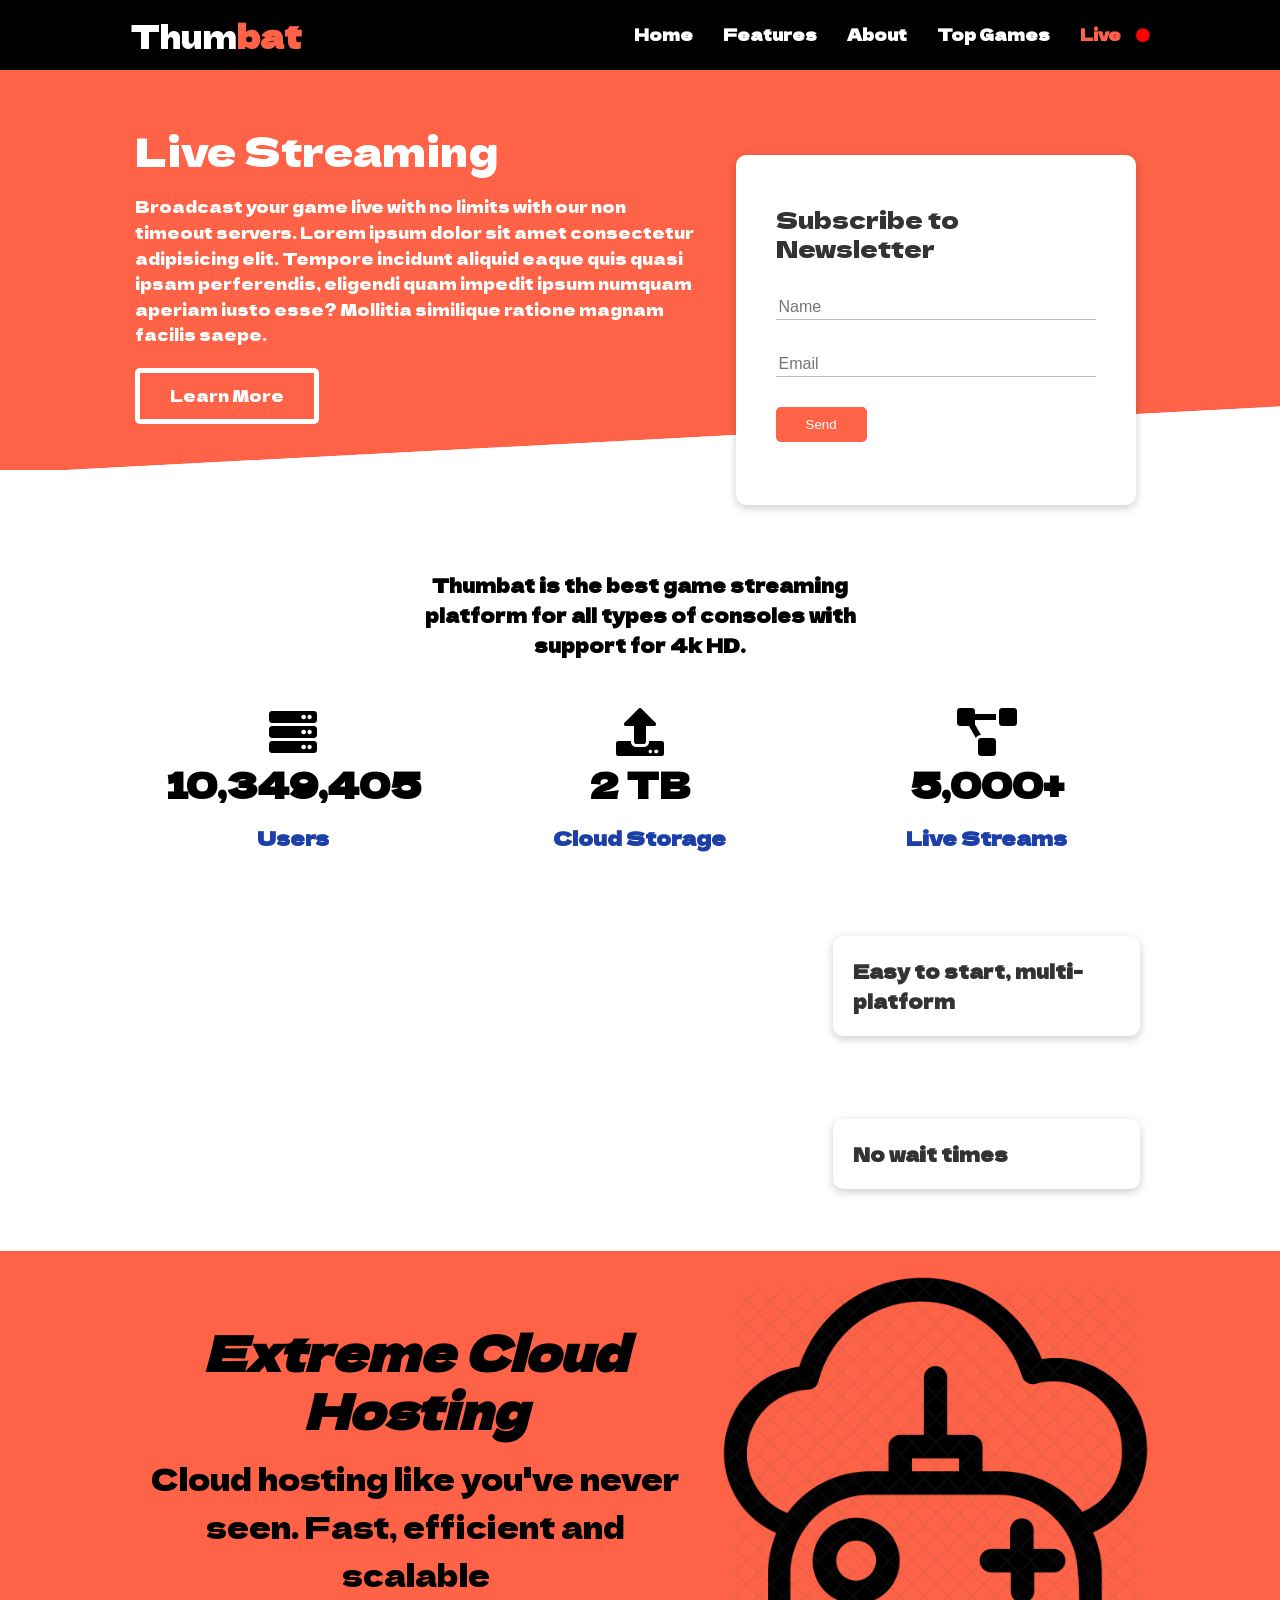
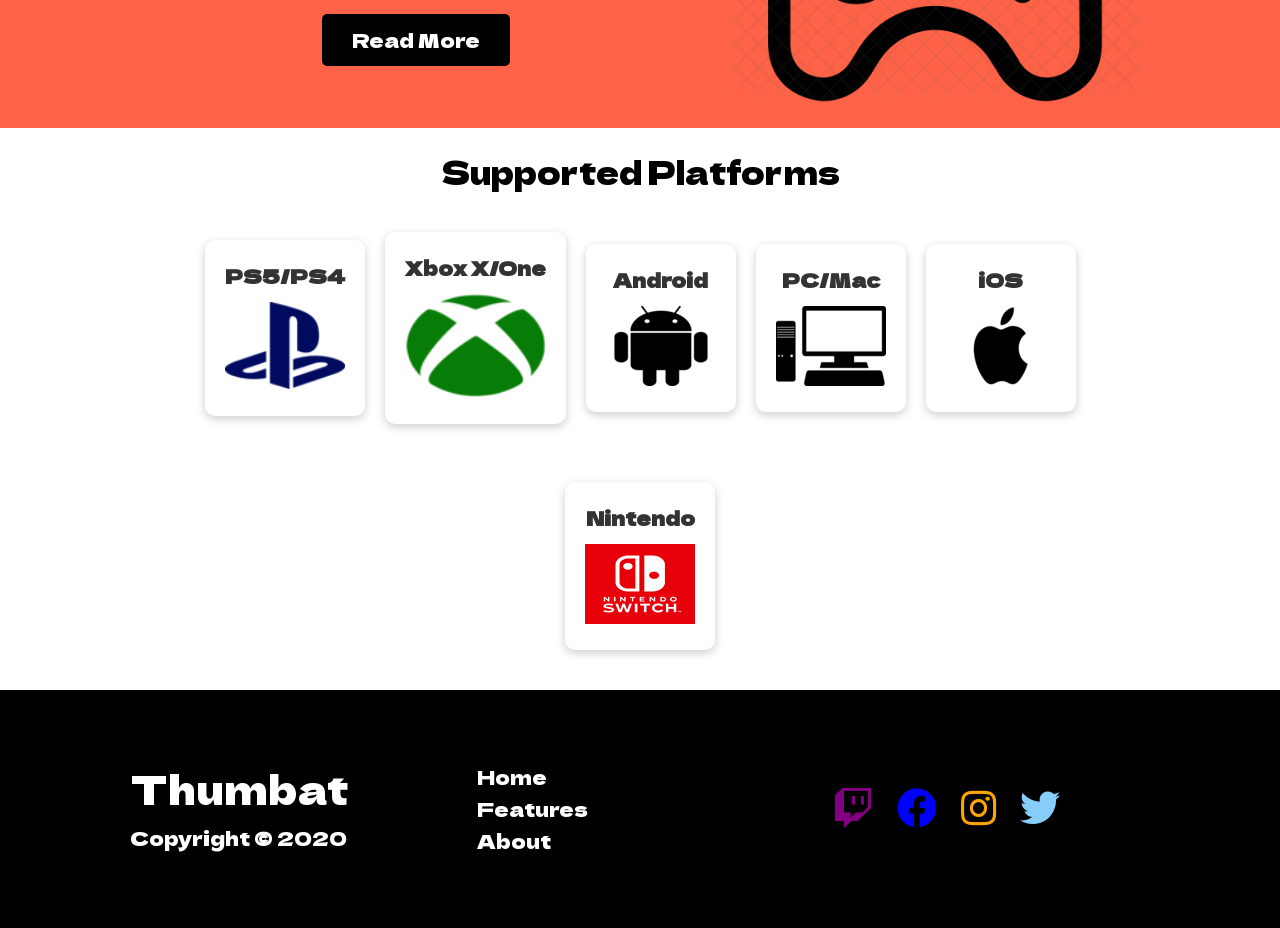
<file: index.html>
<!DOCTYPE html>
<html lang="en">
<head>
    <meta charset="UTF-8">
    <meta name="viewport" content="width=device-width, initial-scale=1.0">
    <link rel="stylesheet" href="https://cdnjs.cloudflare.com/ajax/libs/font-awesome/5.15.1/css/all.min.css" integrity="sha512-+4zCK9k+qNFUR5X+cKL9EIR+ZOhtIloNl9GIKS57V1MyNsYpYcUrUeQc9vNfzsWfV28IaLL3i96P9sdNyeRssA==" crossorigin="anonymous" />
    <link rel="stylesheet" href="https://cdnjs.cloudflare.com/ajax/libs/font-awesome/4.7.0/css/font-awesome.min.css">
    <link rel="stylesheet" href="css/utilities.css">
    <link rel="stylesheet" href="css/style.css">
    <title>Thumbat | A mixture of thumb and combat</title>
</head>
<body>
    <!-- Navbar -->
    <div class="navbar"> 
        <div class="container flex">
            <h1 class="logo">Thum<span>bat</span></h1>
            <nav>
                <ul>
                    <li><a href="index.html">Home</a></li>
                    <li><a href="features.html">Features</a></li>
                    <li><a href="docs.html">About</a></li>
                    <li><a href="top.html">Top Games</a></li>
                    <li><a class="live" href="live.html">Live</a><i class="fa fa-circle" href="#"></i></li>
                </ul>
            </nav>
        </div>
    </div>
    
    <!-- Showcase -->
    <section class="showcase">
        <div class="container grid">
            <div class="showcase-text">
                <h1>Live Streaming</h1>
                <p>Broadcast your game live with no limits with our non timeout servers. Lorem ipsum dolor sit amet consectetur adipisicing elit. Tempore incidunt aliquid eaque quis quasi ipsam perferendis, eligendi quam impedit ipsum numquam aperiam iusto esse? Mollitia similique ratione magnam facilis saepe.</p>
                <a href="features.html" class="btn btn-outline">Learn More</a>
            </div>

            <div class="showcase-form card">
                <h2>Subscribe to Newsletter</h2>
                 <!--  <form name="contact" netlify-honeypot="bot-field" method="POST" data-netlify="true">
                    <input type="hidden" name="form-name" value="contact">
                    <p class="hidden">
                        <label>Don’t fill this out if you're human: <input name="bot-field" /></label>
                      </p>
                    <div class="form-control">
                        <input type="text" name="name" placeholder="Name" required>
                    </div>
                    <div class="form-control">
                        <input type="text" name="company" placeholder="Company Name" required>
                    </div>
                    <div class="form-control">
                        <input type="email" name="email" placeholder="Email" required>
                    </div>
                    <input type="submit" value="Send" class="btn btn-primary">
                </form> -->
                 <form>
                    <div class="form-control">
                        <input type="text" name="name" placeholder="Name" required>
                    </div>
                    <!-- <div class="form-control">
                        <input type="text" name="company" placeholder="Company Name" required>
                    </div> -->
                    <div class="form-control">
                        <input type="email" name="email" placeholder="Email" required>
                    </div>
                    <input type="submit" value="Send" class="btn btn-primary">
                </form>
            </div>
        </div>
    </section>

    <!-- Stats -->
    <section class="stats">
        <div class="container">
            <h3 class="stats-heading text-center my-1">
                <strong>Thumbat</strong> is the best game streaming platform for all types of consoles with support for 4k HD.
            </h3>

            <div class="grid grid-3 text-center my-4">
                <div>
                    <i class="fas fa-server fa-3x"></i>
                    <h3>10,349,405</h3>
                    <p class="text-secondary">Users</p>
                </div>
                <div>
                    <i class="fas fa-upload fa-3x"></i>
                    <h3>2 TB</h3>
                    <p class="text-secondary">Cloud Storage</p>
                </div>
                <div>
                    <i class="fas fa-project-diagram fa-3x"></i>
                    <h3>5,000+</h3>
                    <p class="text-secondary">Live Streams</p>
                </div>
            </div>
        </div>
    </section>

    <!-- Cli -->
    <section class="cli">
        <div class="container grid">
            <iframe width="560" height="315" src="https://www.youtube.com/embed/SuhA3aywRNU" title="YouTube video player" frameborder="0" allow="accelerometer; autoplay; clipboard-write; encrypted-media; gyroscope; picture-in-picture" allowfullscreen></iframe>            <div class="card">
                
                <h3>Easy to start, multi-platform</h3>
            </div>
            <div class="card">
                <h3>No wait times</h3>
            </div>
        </div>
    </section>

    <!-- Cloud -->
    <section class="cloud bg-primary my-2 py-2">
        <div class="container grid">
            <div class="text-center">
                <h2 class="lg">Extreme Cloud Hosting</h2>
                <p class="lead my-1">Cloud hosting like you've never seen. Fast, efficient and scalable</p>
                <a href="features.html" class="btn btn-dark">Read More</a>
            </div>
            <img src="images/game-cloud.png" alt="">
        </div>
    </section>

    <!-- Languages -->
    <section class="languages">
        <h2 class="md text-center my-2">
            Supported Platforms
        </h2>
        <div class="container flex">
            <div class="card">
                <h4>PS5/PS4</h4>
                <!-- <img src="images/logos/node.png" alt=""> -->
                <img src="images/logos/playstation.png" alt="">
            </div>
            <div class="card">
                <h4>Xbox X/One</h4>
                <img src="images/logos/xbox.png" alt="">
              </div>
              <div class="card">
                <h4>Android</h4>
                <img src="images/logos/android.png" alt="">
              </div>
              <div class="card">
                  <h4>PC/Mac</h4>
                  <img src="images/logos/pc.png" alt="">
                </div>
                <div class="card">
                  <h4>iOS</h4>
                  <img src="images/logos/apple.png" alt="">
                </div>
              <div class="card">
                <h4>Nintendo</h4>
                <img src="images/logos/switch.png" alt="">
              </div>
        </div>
    </section>

    <!-- Footer -->
    <footer class="footer bg-dark py-5">
        <div class="container grid grid-3">
            <div>
                <h1>Thumbat
                </h1>
                <p>Copyright &copy; 2020</p>
            </div>
            <nav>
                <ul>
                    <li><a href="index.html">Home</a></li>
                    <li><a href="features.html">Features</a></li>
                    <li><a href="docs.html">About</a></li>
                </ul>
            </nav>
            <div class="social">
                <a href="#"><i class="fab fa-twitch fa-2x" style="color: purple;"></i></a>
                <a href="#"><i class="fab fa-facebook fa-2x" style="color: blue;"></i></a>
                <a href="#"><i class="fab fa-instagram fa-2x" style="color: orange;"></i></a>
                <a href="#"><i class="fab fa-twitter fa-2x" style="color: lightskyblue;"></i></a>
            </div>
        </div>
    </footer>
</body>
</html>
</file>
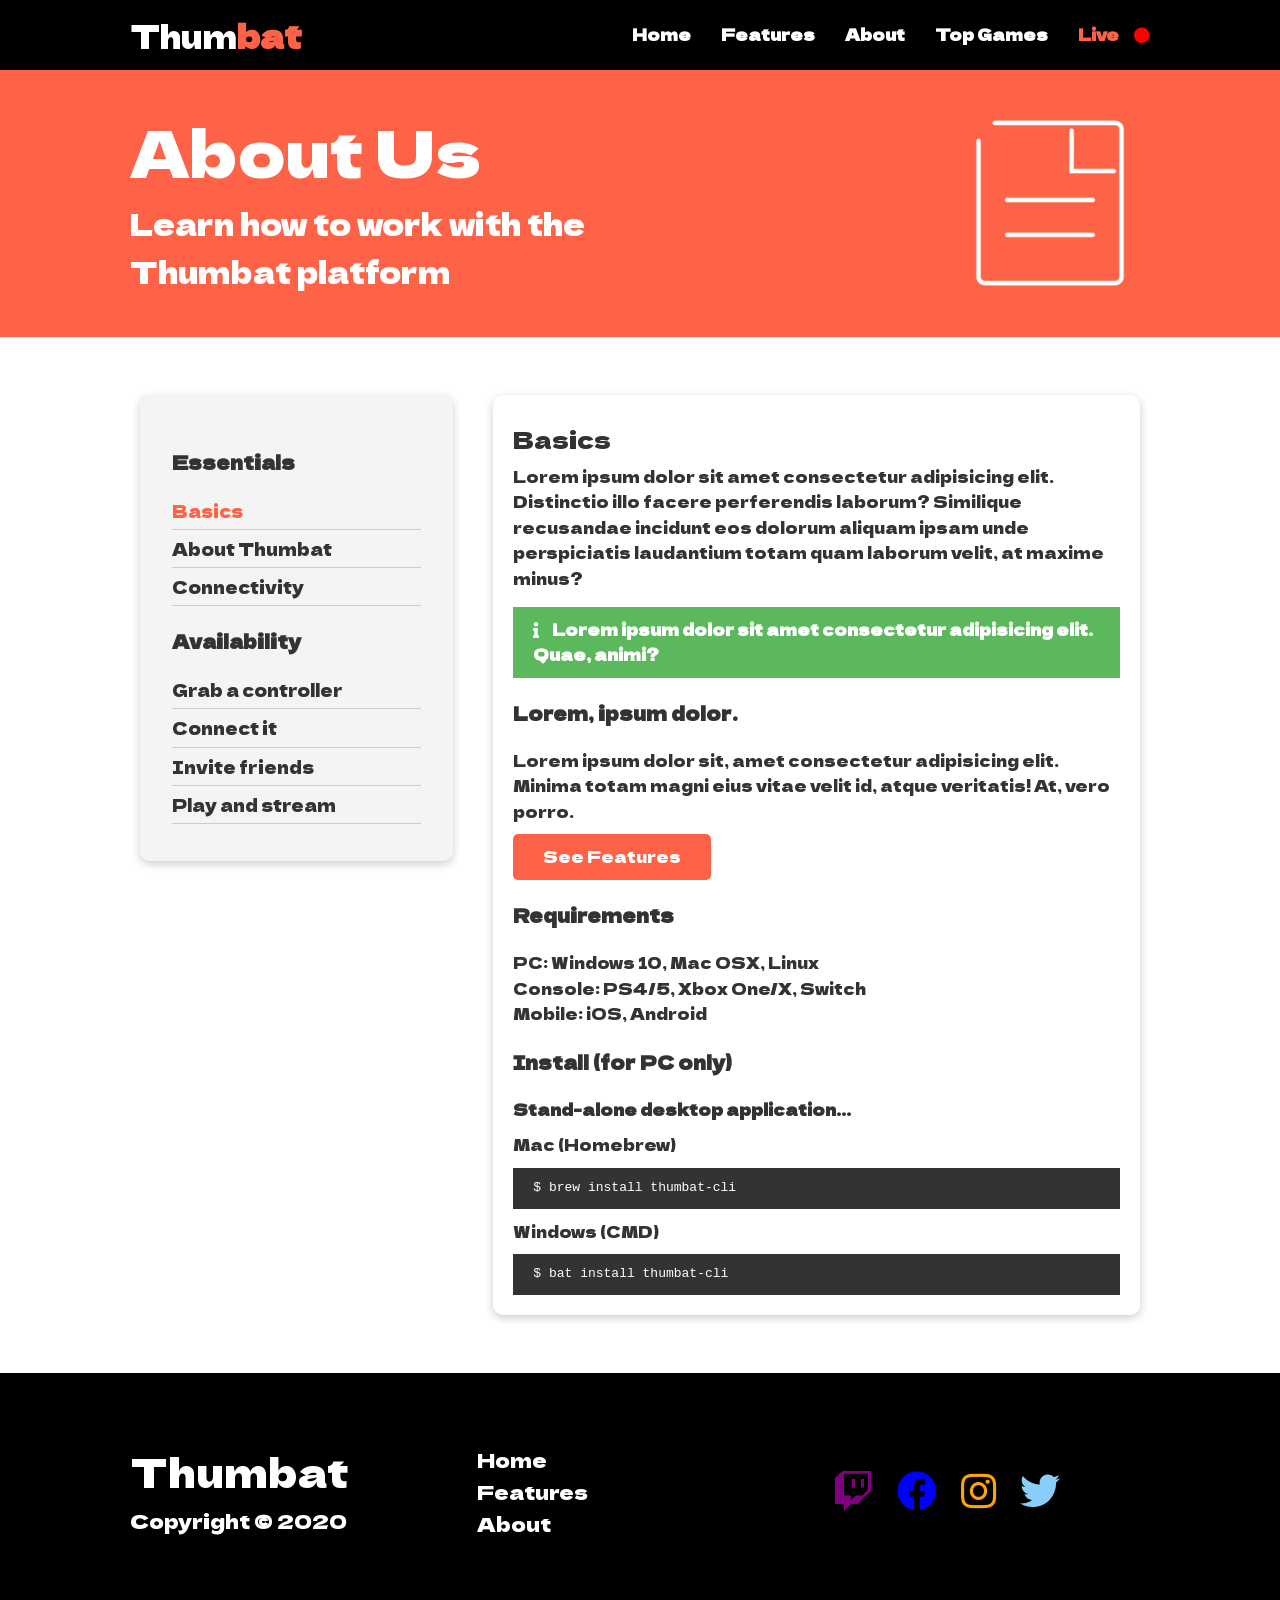
<file: docs.html>
<!DOCTYPE html>
<html lang="en">
<head>
    <meta charset="UTF-8">
    <meta name="viewport" content="width=device-width, initial-scale=1.0">
    <link rel="stylesheet" href="https://cdnjs.cloudflare.com/ajax/libs/font-awesome/5.15.1/css/all.min.css" integrity="sha512-+4zCK9k+qNFUR5X+cKL9EIR+ZOhtIloNl9GIKS57V1MyNsYpYcUrUeQc9vNfzsWfV28IaLL3i96P9sdNyeRssA==" crossorigin="anonymous" />
    <link rel="stylesheet" href="css/utilities.css">
    <link rel="stylesheet" href="css/style.css">
    <title>About | Game Streaming Platform</title>
</head>
<body>
    <!-- Navbar -->
    <div class="navbar"> 
        <div class="container flex">
            <h1 class="logo">Thum<span>bat</span></h1>
            <nav>
                <ul>
                    <li><a href="home.html">Home</a></li>
                    <li><a href="features.html">Features</a></li>
                    <li><a href="docs.html">About</a></li>
                    <li><a href="top.html">Top Games</a></li>
                    <li><a class="live" href="live.html">Live</a><i class="fa fa-circle" href="#"></i></li>
                </ul>
            </nav>
        </div>
    </div>

    <!-- Head -->
    <section class="docs-head bg-primary py-3">
        <div class="container grid">
            <div>
                <h1 class="xl">About Us</h1>
                <p class="lead">
                    Learn how to work with the Thumbat platform
                </p>
            </div>
            <img src="images/docs.png" alt="">
        </div>
    </section>

    <!-- Docs main -->
    <section class="docs-main my-4">
        <div class="container grid">
            <div class="card bg-light p-3">
                <h3 class="my-2">Essentials</h3>
                <nav>
                    <ul>
                        <li><a class="text-primary" href="#">Basics</a></li>
                        <li><a href="#">About Thumbat</a></li>
                        <li><a href="#">Connectivity</a></li>
                    </ul>
                </nav>

                <h3 class="my-2">Availability</h3>
                <nav>
                    <ul>
                        <li><a href="#">Grab a controller</a></li>
							<li><a href="#">Connect it</a></li>
							<li><a href="https://facebook.com/">Invite friends</a></li>
							<li><a href="live.html">Play and stream</a></li>
                    </ul>
                </nav>
            </div>
            <div class="card">
                <h2>Basics</h2>
                <p>Lorem ipsum dolor sit amet consectetur adipisicing elit. Distinctio illo facere perferendis laborum? Similique recusandae incidunt eos dolorum aliquam ipsam unde perspiciatis laudantium totam quam laborum velit, at maxime minus?</p>

                <div class="alert alert-success">
                    <i class="fas fa-info"></i> Lorem ipsum dolor sit amet consectetur adipisicing elit. Quae, animi?
                </div>

                <h3>Lorem, ipsum dolor.</h3>
                <p>Lorem ipsum dolor sit, amet consectetur adipisicing elit. Minima totam magni eius vitae velit id, atque veritatis! At, vero porro.</p>
                <a href="features.html" class="btn btn-primary">See Features</a>

                <h3>Requirements</h3>
                <ul>
                    <li>PC: Windows 10, Mac OSX, Linux</li>
                    <li>Console: PS4/5, Xbox One/X, Switch </li>
                    <li>Mobile: iOS, Android</li>
                </ul>

                <h3>Install (for PC only)</h3>
                <h4>Stand-alone desktop application...</h4>
                <p>Mac (Homebrew)</p>
                <pre><code>$ brew install thumbat-cli</code></pre>
                <p>Windows (CMD)</p>
                <pre><code>$ bat install thumbat-cli</code></pre>
            </div>
        </div>
    </section>
    
    <!-- Footer -->
    <footer class="footer bg-dark py-5">
        <div class="container grid grid-3">
            <div>
                <h1>Thumbat
                </h1>
                <p>Copyright &copy; 2020</p>
            </div>
            <nav>
                <ul>
                    <li><a href="home.html">Home</a></li>
                    <li><a href="features.html">Features</a></li>
                    <li><a href="docs.html">About</a></li>
                </ul>
            </nav>
            <div class="social">
                <a href="#"><i class="fab fa-twitch fa-2x" style="color: purple;"></i></a>
                <a href="#"><i class="fab fa-facebook fa-2x" style="color: blue;"></i></a>
                <a href="#"><i class="fab fa-instagram fa-2x" style="color: orange;"></i></a>
                <a href="#"><i class="fab fa-twitter fa-2x" style="color: lightskyblue;"></i></a>
            </div>
        </div>
    </footer>
</body>
</html>
</file>
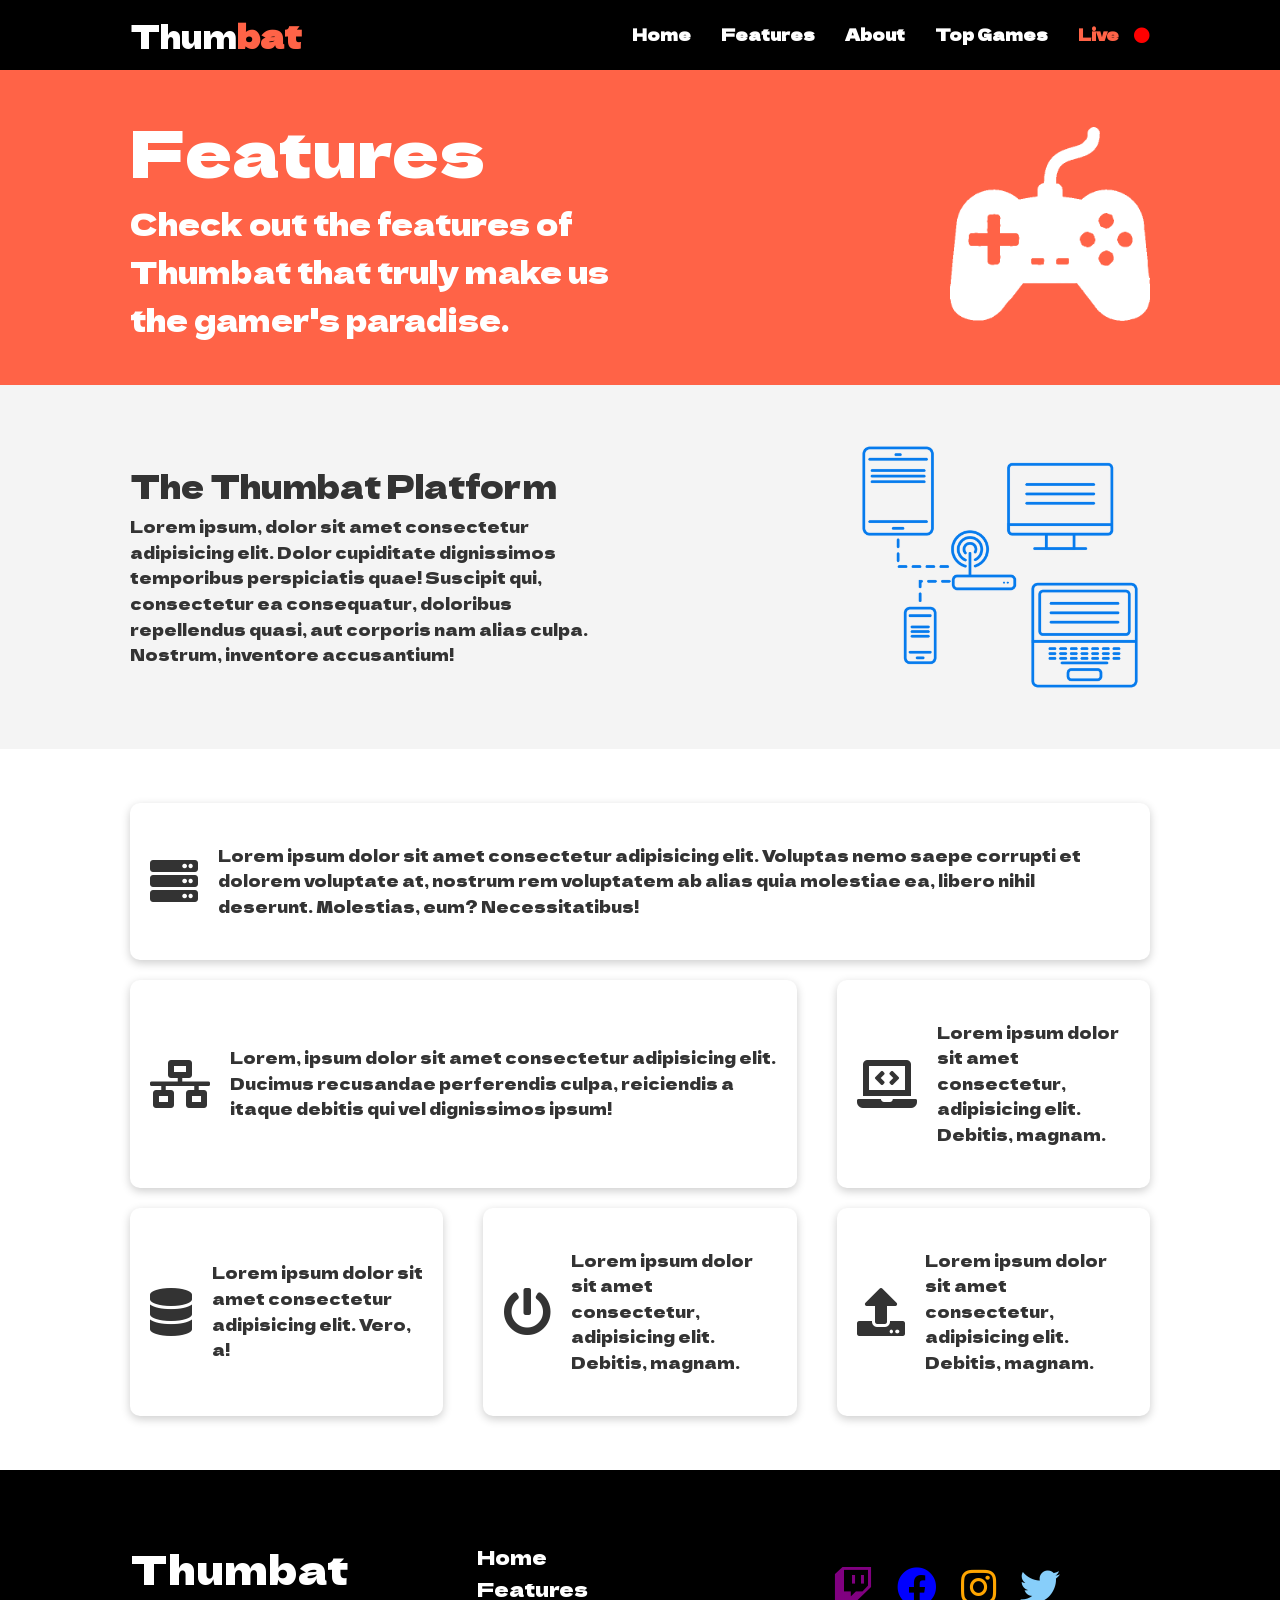
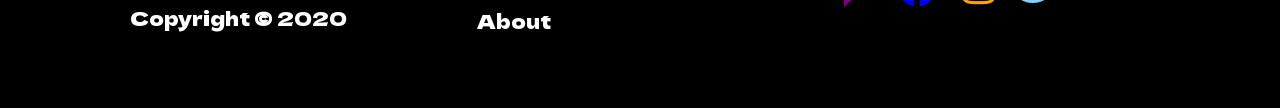
<file: features.html>
<!DOCTYPE html>
<html lang="en">
<head>
    <meta charset="UTF-8">
    <meta name="viewport" content="width=device-width, initial-scale=1.0">
    <link rel="stylesheet" href="https://cdnjs.cloudflare.com/ajax/libs/font-awesome/5.15.1/css/all.min.css" integrity="sha512-+4zCK9k+qNFUR5X+cKL9EIR+ZOhtIloNl9GIKS57V1MyNsYpYcUrUeQc9vNfzsWfV28IaLL3i96P9sdNyeRssA==" crossorigin="anonymous" />
    <link rel="stylesheet" href="css/utilities.css">
    <link rel="stylesheet" href="css/style.css">
    <title>Thumbat | A mixture of thumb and combat</title>
</head>
<body>
    <!-- Navbar -->
    <div class="navbar"> 
        <div class="container flex">
            <h1 class="logo">Thum<span>bat</span></h1>
            <nav>
                <ul>
                    <li><a href="home.html">Home</a></li>
                    <li><a href="features.html">Features</a></li>
                    <li><a href="docs.html">About</a></li>
                    <li><a href="top.html">Top Games</a></li>
                    <li><a class="live" href="live.html">Live</a><i class="fa fa-circle" href="#"></i></li>
                </ul>
            </nav>
        </div>
    </div>

    <!-- Head -->
    <section class="features-head bg-primary py-3">
        <div class="container grid">
            <div>
                <h1 class="xl">Features</h1>
                <p class="lead">
                    Check out the features of Thumbat that truly make us the
						gamer's paradise.
                </p>
            </div>
            <!-- <img src="images/server.png" alt=""> -->
            <img src="images/gamepad.png" alt="">
        </div>
    </section>

    <!-- Sub head -->
    <section class="features-sub-head bg-light py-3">
        <div class="container grid">
            <div>
                <h1 class="md">The Thumbat Platform</h1>
                <p>
                    Lorem ipsum, dolor sit amet consectetur adipisicing elit. Dolor cupiditate dignissimos temporibus perspiciatis quae! Suscipit qui, consectetur ea consequatur, doloribus repellendus quasi, aut corporis nam alias culpa. Nostrum, inventore accusantium!
                </p>
            </div>
            <img src="images/server2.png" alt="">
        </div>
    </section>

    <section class="features-main my-2">
        <div class="container grid grid-3">
            <div class="card flex">
                <i class="fas fa-server fa-3x"></i>
                <p>Lorem ipsum dolor sit amet consectetur adipisicing elit. Voluptas nemo saepe corrupti et dolorem voluptate at, nostrum rem voluptatem ab alias quia molestiae ea, libero nihil deserunt. Molestias, eum? Necessitatibus!</p>
            </div>
            <div class="card flex">
                <i class="fas fa-network-wired fa-3x"></i>
                <p>
                    Lorem, ipsum dolor sit amet consectetur adipisicing elit. Ducimus
                    recusandae perferendis culpa, reiciendis a itaque debitis qui vel
                    dignissimos ipsum!
                </p>
            </div>
            <div class="card flex">
                <i class="fas fa-laptop-code fa-3x"></i>
                <p>
                    Lorem ipsum dolor sit amet consectetur, adipisicing elit. Debitis,
                    magnam.
                </p>
            </div>
            <div class="card flex">
                <i class="fas fa-database fa-3x"></i>
                <p>
                    Lorem ipsum dolor sit amet consectetur adipisicing elit. Vero, a!
                </p>
            </div>
            <div class="card flex">
                <i class="fas fa-power-off fa-3x"></i>
                <p>
                    Lorem ipsum dolor sit amet consectetur, adipisicing elit. Debitis,
                    magnam.
                </p>
            </div>
            <div class="card flex">
                <i class="fas fa-upload fa-3x"></i>
                <p>
                    Lorem ipsum dolor sit amet consectetur, adipisicing elit. Debitis,
                    magnam.
                </p>
            </div>
        </div>
    </section>

    <!-- Footer -->
    <footer class="footer bg-dark py-5">
        <div class="container grid grid-3">
            <div>
                <h1>Thumbat
                </h1>
                <p>Copyright &copy; 2020</p>
            </div>
            <nav>
                <ul>
                    <li><a href="home.html">Home</a></li>
                    <li><a href="features.html">Features</a></li>
                    <li><a href="docs.html">About</a></li>
                </ul>
            </nav>
            <div class="social">
                <a href="#"><i class="fab fa-twitch fa-2x" style="color: purple;"></i></a>
                <a href="#"><i class="fab fa-facebook fa-2x" style="color: blue;"></i></a>
                <a href="#"><i class="fab fa-instagram fa-2x" style="color: orange;"></i></a>
                <a href="#"><i class="fab fa-twitter fa-2x" style="color: lightskyblue;"></i></a>
            </div>
        </div>
    </footer>
</body>
</html>
</file>
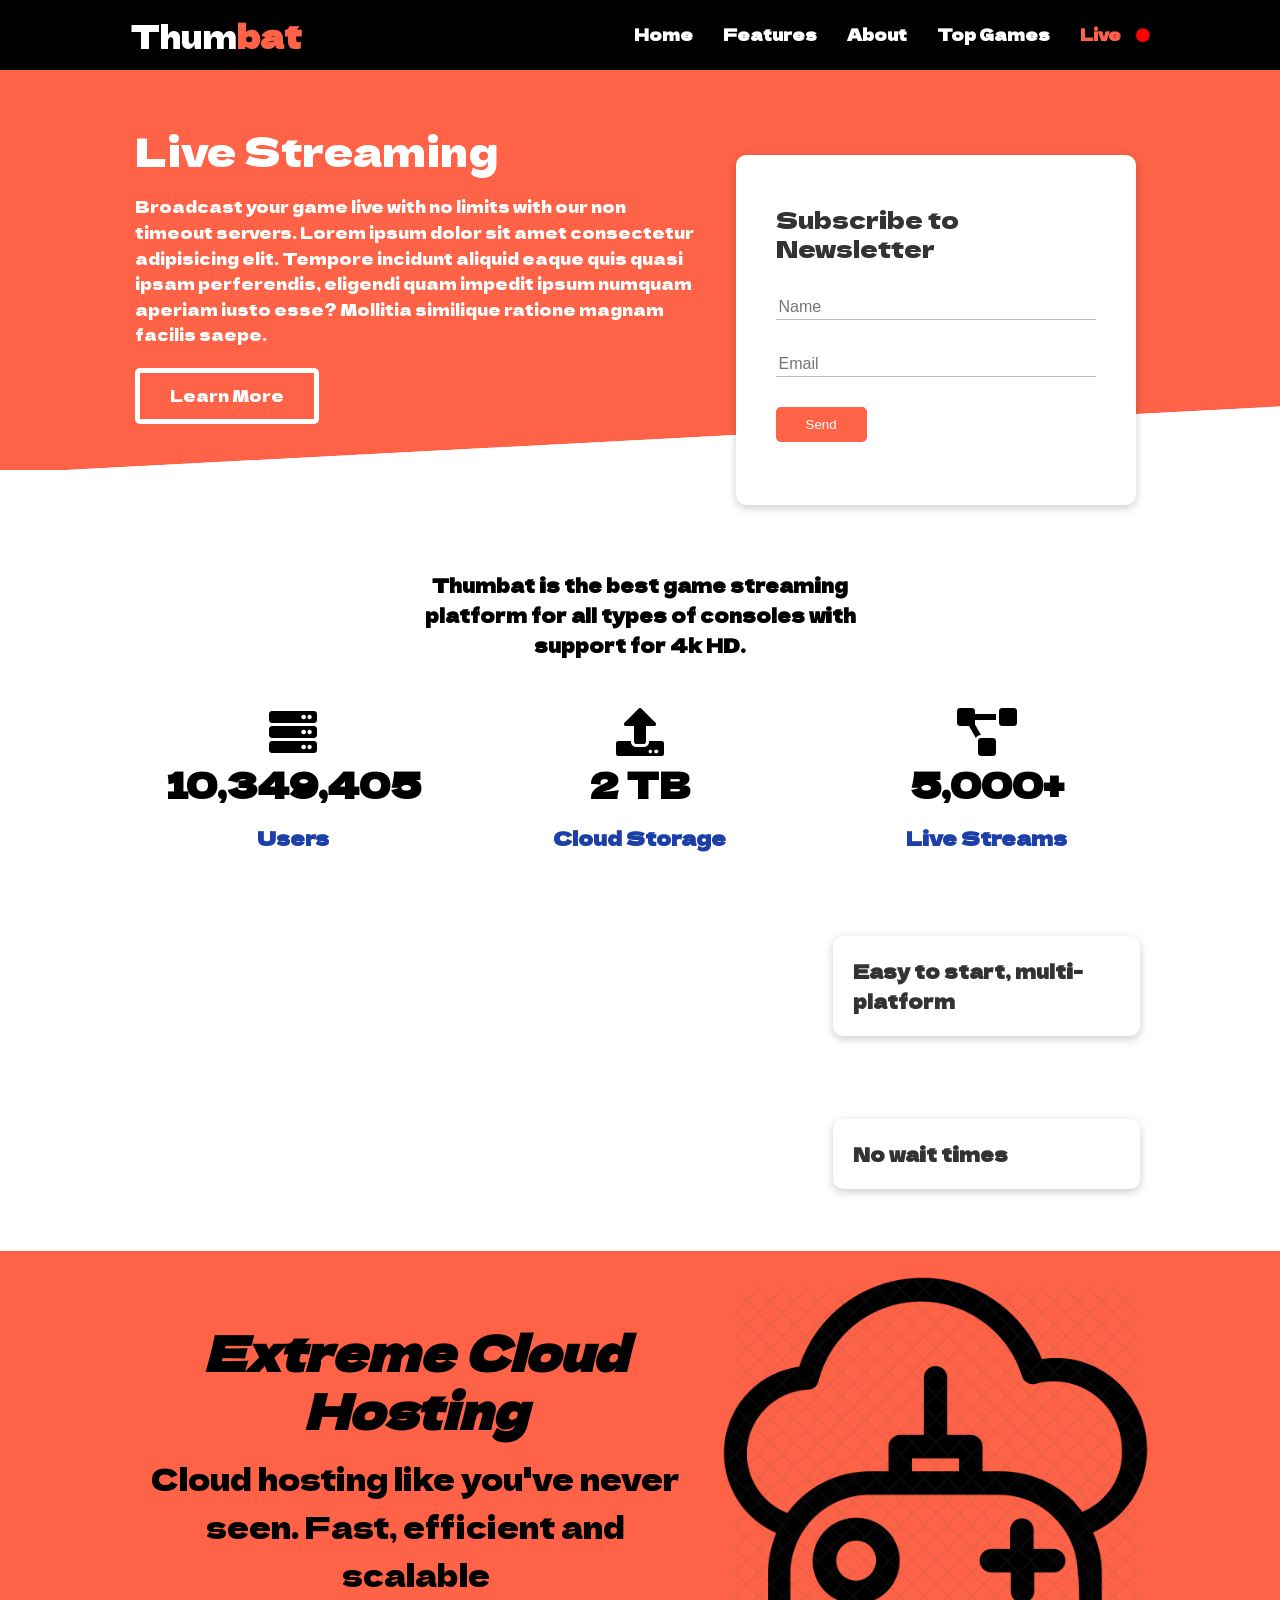
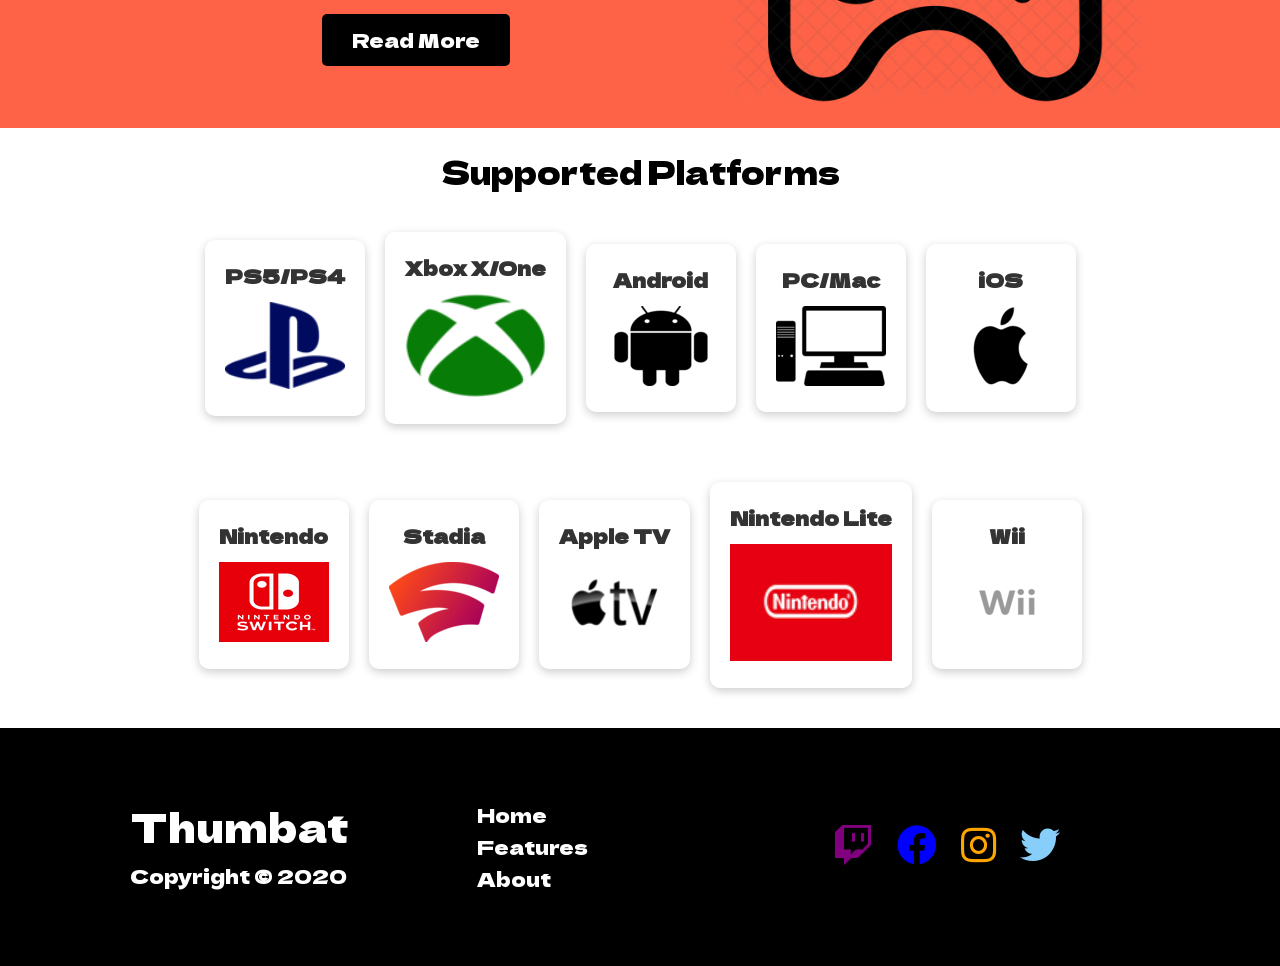
<file: home.html>
<!DOCTYPE html>
<html lang="en">
<head>
    <meta charset="UTF-8">
    <meta name="viewport" content="width=device-width, initial-scale=1.0">
    <link rel="stylesheet" href="https://cdnjs.cloudflare.com/ajax/libs/font-awesome/5.15.1/css/all.min.css" integrity="sha512-+4zCK9k+qNFUR5X+cKL9EIR+ZOhtIloNl9GIKS57V1MyNsYpYcUrUeQc9vNfzsWfV28IaLL3i96P9sdNyeRssA==" crossorigin="anonymous" />
    <link rel="stylesheet" href="https://cdnjs.cloudflare.com/ajax/libs/font-awesome/4.7.0/css/font-awesome.min.css">
    <link rel="stylesheet" href="css/utilities.css">
    <link rel="stylesheet" href="css/style.css">
    <title>Thumbat | A combination of thumb and combat</title>
</head>
<body>
    <!-- Navbar -->
    <div class="navbar"> 
        <div class="container flex">
            <h1 class="logo">Thum<span>bat</span></h1>
            <nav>
                <ul>
                    <li><a href="home.html">Home</a></li>
                    <li><a href="features.html">Features</a></li>
                    <li><a href="docs.html">About</a></li>
                    <li><a href="top.html">Top Games</a></li>
                    <li><a class="live" href="live.html">Live</a><i class="fa fa-circle" href="#"></i></li>
                </ul>
            </nav>
        </div>
    </div>
    
    <!-- Showcase -->
    <section class="showcase">
        <div class="container grid">
            <div class="showcase-text">
                <h1>Live Streaming</h1>
                <p>Broadcast your game live with no limits with our non timeout servers. Lorem ipsum dolor sit amet consectetur adipisicing elit. Tempore incidunt aliquid eaque quis quasi ipsam perferendis, eligendi quam impedit ipsum numquam aperiam iusto esse? Mollitia similique ratione magnam facilis saepe.</p>
                <a href="features.html" class="btn btn-outline">Learn More</a>
            </div>

            <div class="showcase-form card">
                <h2>Subscribe to Newsletter</h2>
                 <!--  <form name="contact" netlify-honeypot="bot-field" method="POST" data-netlify="true">
                    <input type="hidden" name="form-name" value="contact">
                    <p class="hidden">
                        <label>Don’t fill this out if you're human: <input name="bot-field" /></label>
                      </p>
                    <div class="form-control">
                        <input type="text" name="name" placeholder="Name" required>
                    </div>
                    <div class="form-control">
                        <input type="text" name="company" placeholder="Company Name" required>
                    </div>
                    <div class="form-control">
                        <input type="email" name="email" placeholder="Email" required>
                    </div>
                    <input type="submit" value="Send" class="btn btn-primary">
                </form> -->
                 <form>
                    <div class="form-control">
                        <input type="text" name="name" placeholder="Name" required>
                    </div>
                    <!-- <div class="form-control">
                        <input type="text" name="company" placeholder="Company Name" required>
                    </div> -->
                    <div class="form-control">
                        <input type="email" name="email" placeholder="Email" required>
                    </div>
                    <input type="submit" value="Send" class="btn btn-primary">
                </form>
            </div>
        </div>
    </section>

    <!-- Stats -->
    <section class="stats">
        <div class="container">
            <h3 class="stats-heading text-center my-1">
                <strong>Thumbat</strong> is the best game streaming platform for all types of consoles with support for 4k HD.
            </h3>

            <div class="grid grid-3 text-center my-4">
                <div>
                    <i class="fas fa-server fa-3x"></i>
                    <h3>10,349,405</h3>
                    <p class="text-secondary">Users</p>
                </div>
                <div>
                    <i class="fas fa-upload fa-3x"></i>
                    <h3>2 TB</h3>
                    <p class="text-secondary">Cloud Storage</p>
                </div>
                <div>
                    <i class="fas fa-project-diagram fa-3x"></i>
                    <h3>5,000+</h3>
                    <p class="text-secondary">Live Streams</p>
                </div>
            </div>
        </div>
    </section>

    <!-- Cli -->
    <section class="cli">
        <div class="container grid">
            <iframe width="560" height="315" src="https://www.youtube.com/embed/SuhA3aywRNU" title="YouTube video player" frameborder="0" allow="accelerometer; autoplay; clipboard-write; encrypted-media; gyroscope; picture-in-picture" allowfullscreen></iframe>            <div class="card">
                
                <h3>Easy to start, multi-platform</h3>
            </div>
            <div class="card">
                <h3>No wait times</h3>
            </div>
        </div>
    </section>

    <!-- Cloud -->
    <section class="cloud bg-primary my-2 py-2">
        <div class="container grid">
            <div class="text-center">
                <h2 class="lg">Extreme Cloud Hosting</h2>
                <p class="lead my-1">Cloud hosting like you've never seen. Fast, efficient and scalable</p>
                <a href="features.html" class="btn btn-dark">Read More</a>
            </div>
            <img src="images/game-cloud.png" alt="">
        </div>
    </section>

    <!-- Languages -->
    <section class="languages">
        <h2 class="md text-center my-2">
            Supported Platforms
        </h2>
        <div class="container flex">
            <div class="card">
                <h4>PS5/PS4</h4>
                <img src="images/logos/playstation.png" alt="">
            </div>
            <div class="card">
                <h4>Xbox X/One</h4>
                <img src="images/logos/xbox.png" alt="">
              </div>
              <div class="card">
                <h4>Android</h4>
                <img src="images/logos/android.png" alt="">
              </div>
              <div class="card">
                  <h4>PC/Mac</h4>
                  <img src="images/logos/pc.png" alt="">
                </div>
                <div class="card">
                  <h4>iOS</h4>
                  <img src="images/logos/apple.png" alt="">
                </div>
              <div class="card">
                <h4>Nintendo</h4>
                <img src="images/logos/switch.png" alt="">
              </div>
              <div class="card">
                <h4>Stadia</h4>
                <img src="images/logos/stadia.png" alt="">
              </div>
              <div class="card">
                <h4>Apple TV</h4>
                <img src="images/logos/apple_tv-logo.png" alt="">
              </div>
              <div class="card">
                <h4>Nintendo Lite</h4>
                <img src="images/logos/nintendo-lite.jpg" alt="">
              </div>
              <div class="card">
                <h4>Wii</h4>
                <img src="images/logos/wii.png" alt="">
              </div>
        </div>
    </section>

    <!-- Footer -->
    <footer class="footer bg-dark py-5">
        <div class="container grid grid-3">
            <div>
                <h1>Thumbat
                </h1>
                <p>Copyright &copy; 2020</p>
            </div>
            <nav>
                <ul>
                    <li><a href="home.html">Home</a></li>
                    <li><a href="features.html">Features</a></li>
                    <li><a href="docs.html">About</a></li>
                </ul>
            </nav>
            <div class="social">
                <a href="#"><i class="fab fa-twitch fa-2x" style="color: purple;"></i></a>
                <a href="#"><i class="fab fa-facebook fa-2x" style="color: blue;"></i></a>
                <a href="#"><i class="fab fa-instagram fa-2x" style="color: orange;"></i></a>
                <a href="#"><i class="fab fa-twitter fa-2x" style="color: lightskyblue;"></i></a>
            </div>
        </div>
    </footer>
</body>
</html>
</file>
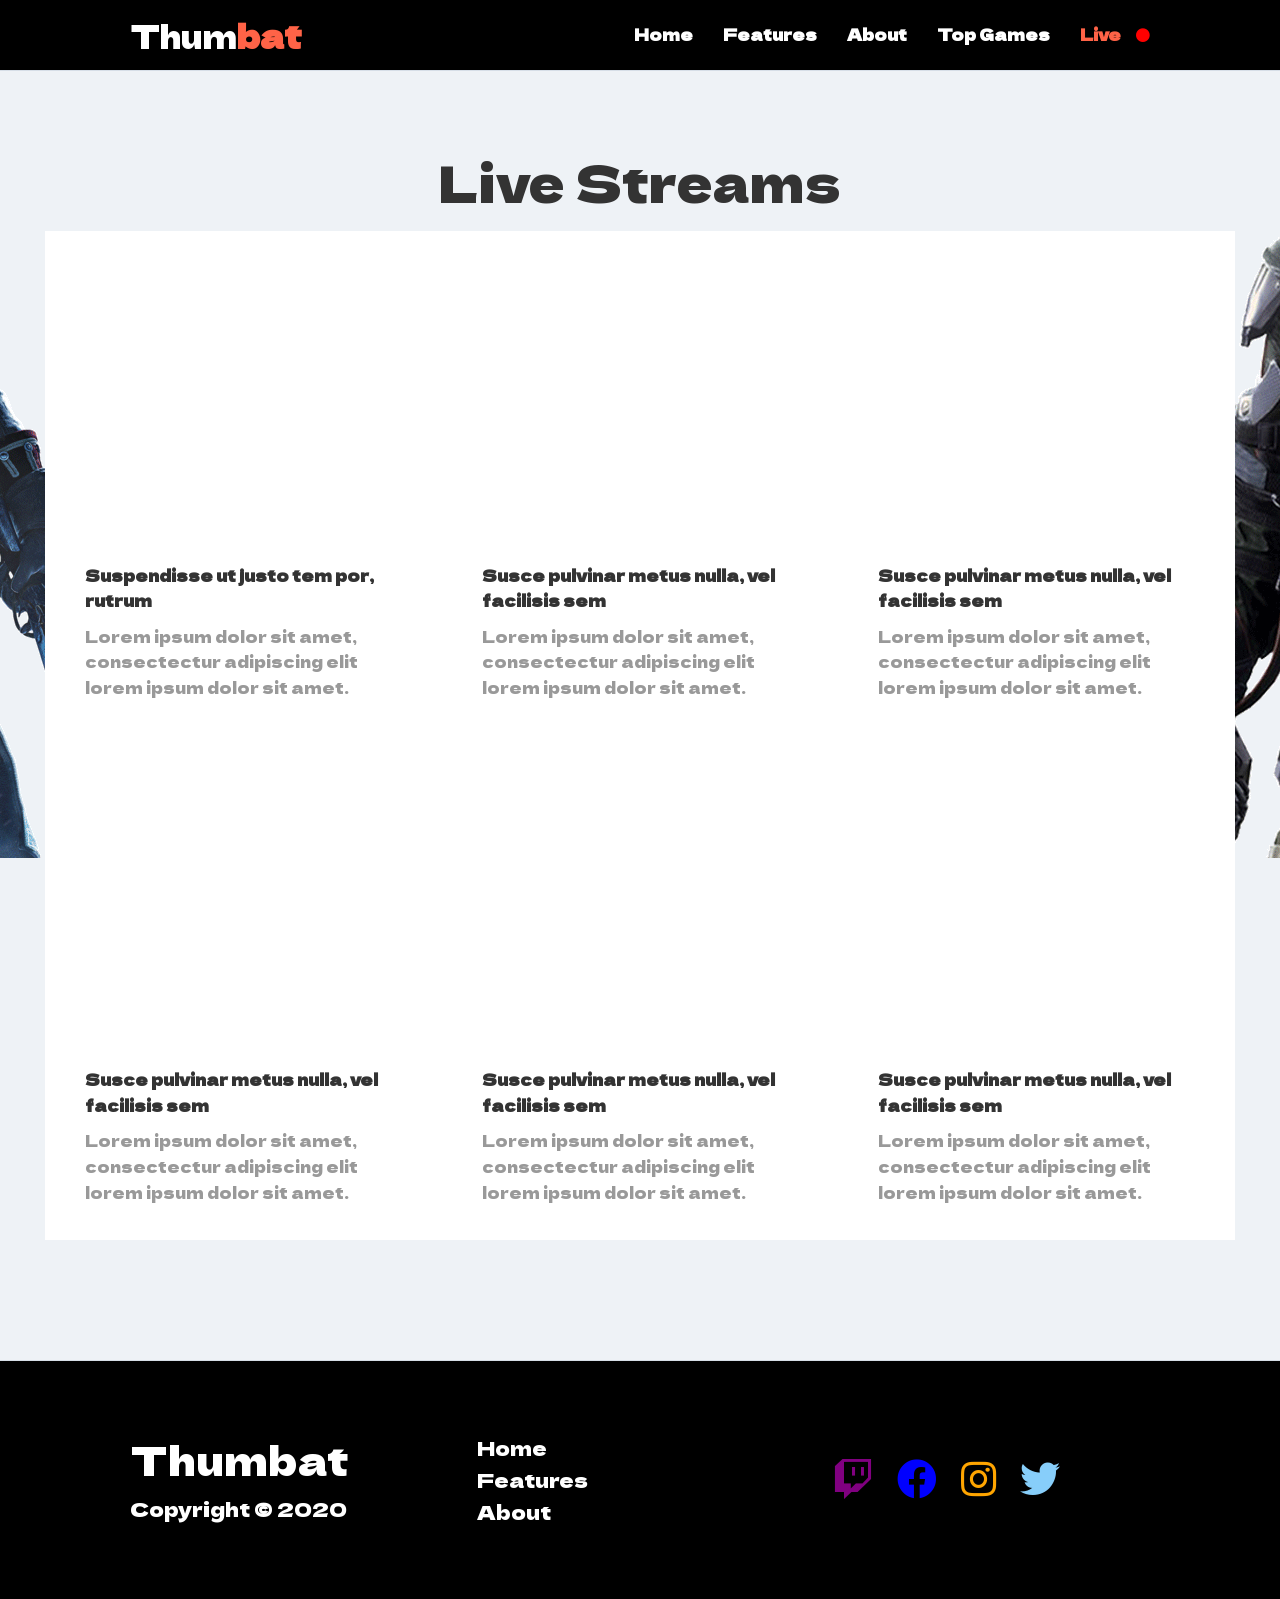
<file: live.html>
<!DOCTYPE html>
<html lang="en">
  <head>
    <meta charset="UTF-8" />
    <meta http-equiv="X-UA-Compatible" content="IE=edge" />
    <meta name="viewport" content="width=device-width, initial-scale=1.0" />
    <title>Live Streams</title>
    <link
      rel="stylesheet"
      href="https://cdnjs.cloudflare.com/ajax/libs/font-awesome/5.15.1/css/all.min.css"
      integrity="sha512-+4zCK9k+qNFUR5X+cKL9EIR+ZOhtIloNl9GIKS57V1MyNsYpYcUrUeQc9vNfzsWfV28IaLL3i96P9sdNyeRssA=="
      crossorigin="anonymous"
    />
    <link
      rel="stylesheet"
      href="https://cdnjs.cloudflare.com/ajax/libs/font-awesome/4.7.0/css/font-awesome.min.css"
    />
    <link rel="stylesheet" href="css/utilities.css" />
    <link rel="stylesheet" href="css/style.css" />
    <link rel="stylesheet" href="css/live.css">
  </head>
  <body>
    <!-- Navbar -->
    <div class="navbar">
      <div class="container flex">
        <h1 class="logo">Thum<span>bat</span></h1>
        <nav>
          <ul>
            <li><a href="home.html">Home</a></li>
            <li><a href="features.html">Features</a></li>
            <li><a href="docs.html">About</a></li>
            <li><a href="top.html">Top Games</a></li>
            <li>
              <a class="live" href="live.html">Live</a
              ><i class="fa fa-circle" href="#"></i>
            </li>
          </ul>
        </nav>
      </div>
    </div>
    <!-- Live -->
    <section id="recent-games">
        <h1>Live Streams</h1>
        <div class="flex">
            <div class="box">
                <iframe width="560" height="300" src="https://www.youtube.com/embed/ooXOVLBvKtg" title="YouTube video player" frameborder="0" allow="accelerometer; autoplay; clipboard-write; encrypted-media; gyroscope; picture-in-picture" allowfullscreen></iframe>
                <div class="box-lower-section">
                    <h4>Suspendisse ut justo tem por, rutrum</h4>
                    <p>Lorem ipsum dolor sit amet, consectectur adipiscing elit lorem ipsum dolor sit amet.</p>
                </div>
            </div>

            <div class="box">
                <iframe width="560" height="300" src="https://www.youtube.com/embed/f_qbpfwje74" title="YouTube video player" frameborder="0" allow="accelerometer; autoplay; clipboard-write; encrypted-media; gyroscope; picture-in-picture" allowfullscreen></iframe>
                <div class="box-lower-section">
                    <h4>Susce pulvinar metus nulla, vel facilisis sem</h4>
                    <p>Lorem ipsum dolor sit amet, consectectur adipiscing elit lorem ipsum dolor sit amet.</p>
                </div>
            </div>

            <div class="box">
                <iframe width="560" height="300" src="https://www.youtube.com/embed/CUxVBrbf9ws" title="YouTube video player" frameborder="0" allow="accelerometer; autoplay; clipboard-write; encrypted-media; gyroscope; picture-in-picture" allowfullscreen></iframe>                
                <div class="box-lower-section">
                    <h4>Susce pulvinar metus nulla, vel facilisis sem</h4>
                    <p>Lorem ipsum dolor sit amet, consectectur adipiscing elit lorem ipsum dolor sit amet.</p>
                </div>
            </div>
        </div>

        <div class="flex">
            <div class="box">
                <iframe width="560" height="300" src="https://www.youtube.com/embed/GUoyOtOxExw" title="YouTube video player" frameborder="0" allow="accelerometer; autoplay; clipboard-write; encrypted-media; gyroscope; picture-in-picture" allowfullscreen></iframe>                    
                <div class="box-lower-section">
                    <h4>Susce pulvinar metus nulla, vel facilisis sem</h4>
                    <p>Lorem ipsum dolor sit amet, consectectur adipiscing elit lorem ipsum dolor sit amet.</p>
                </div>
            </div>
            <div class="box">
                <iframe width="560" height="300" src="https://www.youtube.com/embed/hsiCsYQ53-4" title="YouTube video player" frameborder="0" allow="accelerometer; autoplay; clipboard-write; encrypted-media; gyroscope; picture-in-picture" allowfullscreen></iframe>                    
                <div class="box-lower-section">
                    <h4>Susce pulvinar metus nulla, vel facilisis sem</h4>    
                <p>Lorem ipsum dolor sit amet, consectectur adipiscing elit lorem ipsum dolor sit amet.</p>
                </div>
            </div>
            <div class="box">
                <iframe width="560" height="300" src="https://www.youtube.com/embed/HW2TA6u7bVw" title="YouTube video player" frameborder="0" allow="accelerometer; autoplay; clipboard-write; encrypted-media; gyroscope; picture-in-picture" allowfullscreen></iframe>                    
                <div class="box-lower-section">
                    <h4>Susce pulvinar metus nulla, vel facilisis sem</h4>    
                <p>Lorem ipsum dolor sit amet, consectectur adipiscing elit lorem ipsum dolor sit amet.</p>
                </div>
            </div>
        </div>
    </section>
    <!-- Footer -->
    <footer id="bottom" class="footer bg-dark py-5">
      <div class="container grid grid-3">
        <div>
          <h1>Thumbat</h1>
          <p>Copyright &copy; 2020</p>
        </div>
        <nav>
          <ul>
            <li><a href="home.html">Home</a></li>
            <li><a href="features.html">Features</a></li>
            <li><a href="docs.html">About</a></li>
          </ul>
        </nav>
        <div class="social">
          <a href="#"
            ><i class="fab fa-twitch fa-2x" style="color: purple"></i
          ></a>
          <a href="#"
            ><i class="fab fa-facebook fa-2x" style="color: blue"></i
          ></a>
          <a href="#"
            ><i class="fab fa-instagram fa-2x" style="color: orange"></i
          ></a>
          <a href="#"
            ><i class="fab fa-twitter fa-2x" style="color: lightskyblue"></i
          ></a>
        </div>
      </div>
    </footer>
  </body>
</html>
</file>
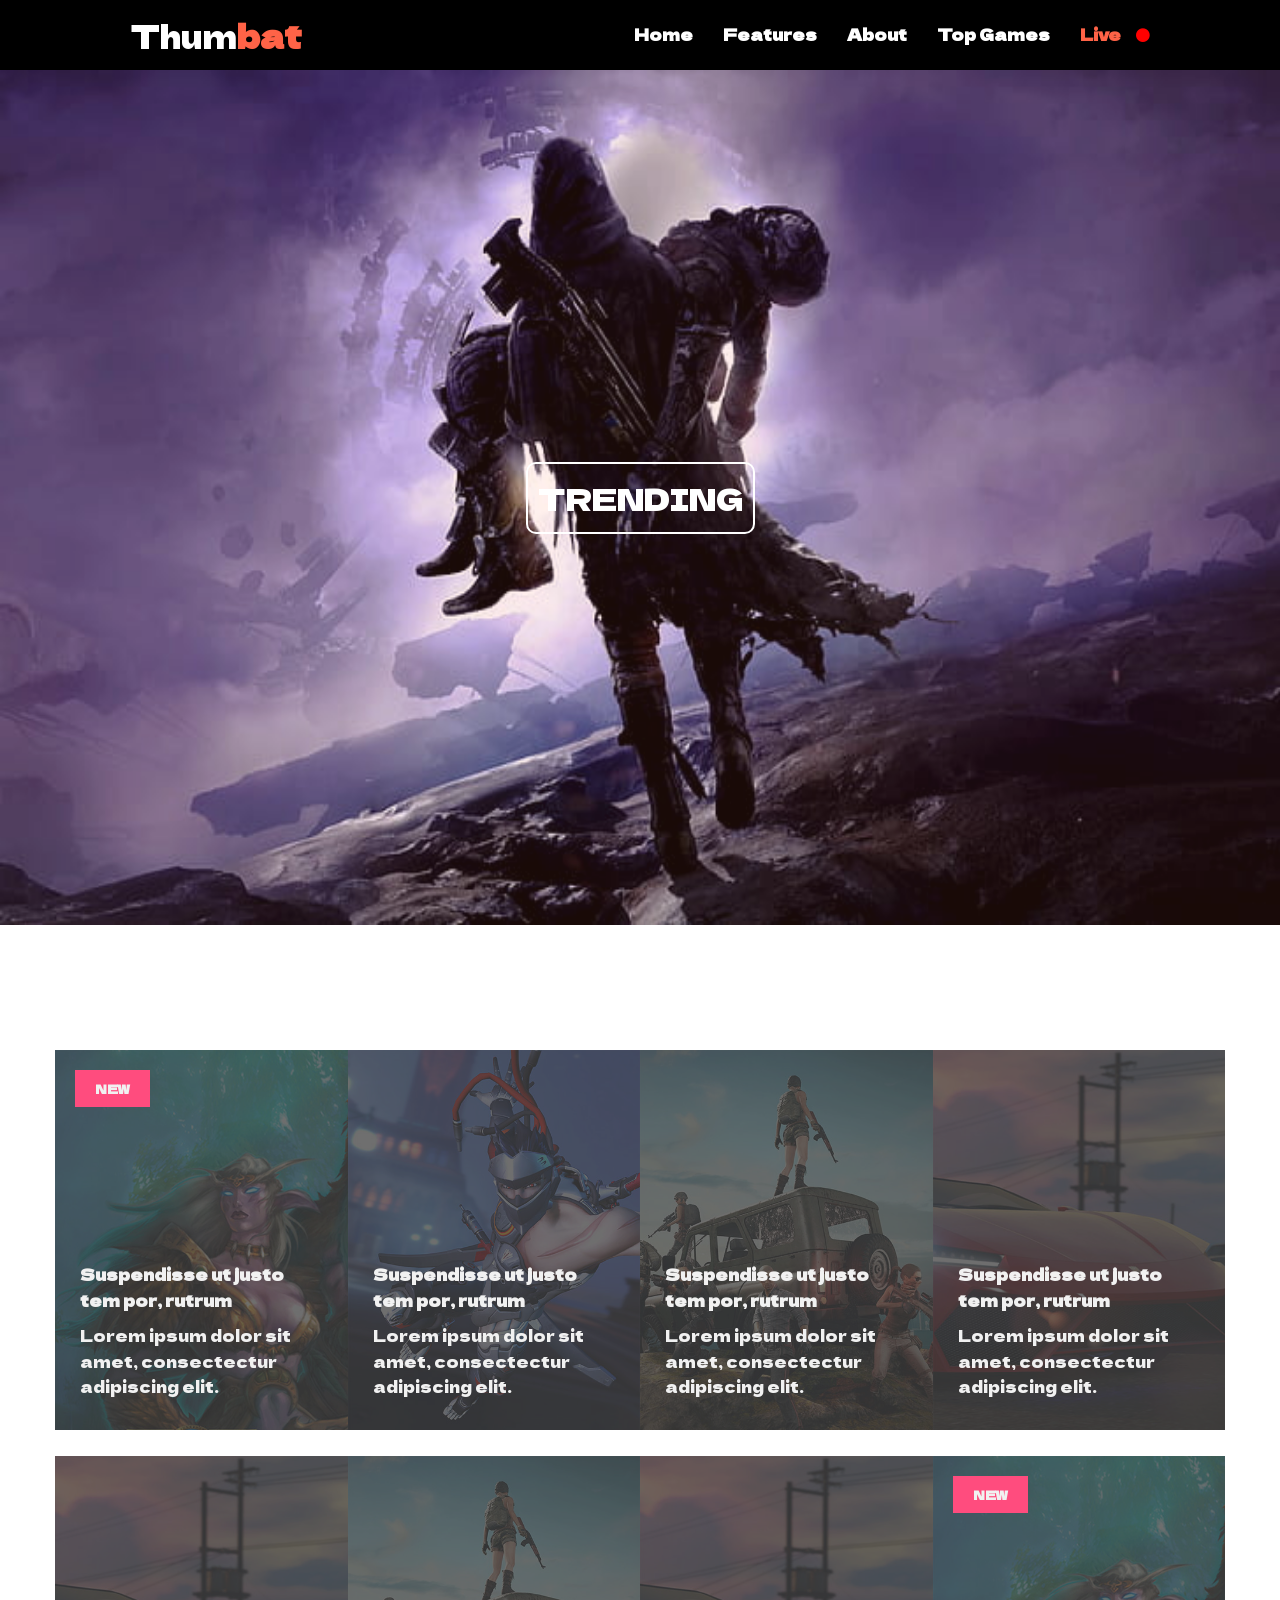
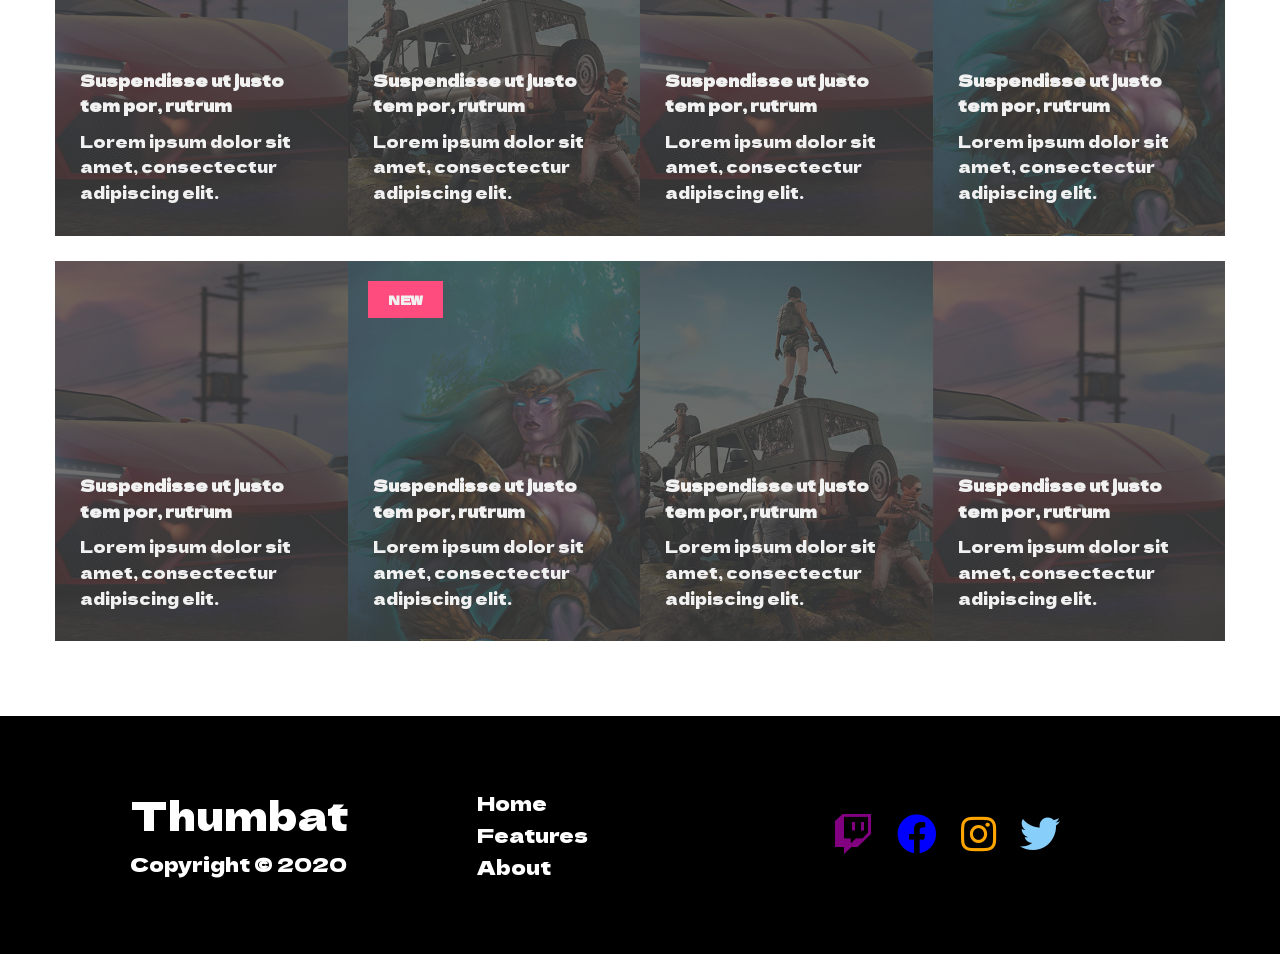
<file: top.html>
<!DOCTYPE html>
<html lang="en">
  <head>
    <meta charset="UTF-8" />
    <meta http-equiv="X-UA-Compatible" content="IE=edge" />
    <meta name="viewport" content="width=device-width, initial-scale=1.0" />
    <link
      rel="stylesheet"
      href="https://cdnjs.cloudflare.com/ajax/libs/font-awesome/5.15.1/css/all.min.css"
      integrity="sha512-+4zCK9k+qNFUR5X+cKL9EIR+ZOhtIloNl9GIKS57V1MyNsYpYcUrUeQc9vNfzsWfV28IaLL3i96P9sdNyeRssA=="
      crossorigin="anonymous"
    />
    <link
      rel="stylesheet"
      href="https://cdnjs.cloudflare.com/ajax/libs/font-awesome/4.7.0/css/font-awesome.min.css"
    />
    <link rel="stylesheet" href="css/utilities.css" />
    <link rel="stylesheet" href="css/style.css" />
    <link rel="stylesheet" href="css/topGames.css" />
    <title>Top Games</title>
  </head>
  <body>
    <!-- Navbar -->
    <div class="navbar">
      <div class="container flex">
        <h1 class="logo">Thum<span>bat</span></h1>
        <nav>
          <ul>
            <li><a href="home.html">Home</a></li>
            <li><a href="features.html">Features</a></li>
            <li><a href="docs.html">About</a></li>
            <li><a href="#">Top Games</a></li>
            <li>
              <a class="live" href="live.html">Live</a
              ><i class="fa fa-circle" href="#"></i>
            </li>
          </ul>
        </nav>
      </div>
    </div>
    <!-- Header -->
    <div class="header">
      <img
      src="/images/destiny-2.jpg"
      alt="Header image"
      /> 
      <a href="#game-types-boxes">Trending</a>
    </div>
    <!-- Game types -->
    <section id="game-types-boxes">
      <div class="flex2">
        <div class="box new">
          <div class="shade"></div>
          <span class="badge new">New</span>
          <div class="contents">
            <h4>Suspendisse ut justo tem por, rutrum</h4>
            <p>Lorem ipsum dolor sit amet, consectectur adipiscing elit.</p>
          </div>
        </div>

        <div class="box strategy">
          <div class="shade"></div>
          <div class="contents">
            <h4>Suspendisse ut justo tem por, rutrum</h4>
            <p>Lorem ipsum dolor sit amet, consectectur adipiscing elit.</p>
          </div>
        </div>

        <div class="box rpg">
          <div class="shade"></div>
          <div class="contents">
            <h4>Suspendisse ut justo tem por, rutrum</h4>
            <p>Lorem ipsum dolor sit amet, consectectur adipiscing elit.</p>
          </div>
        </div>

        <div class="box racing">
          <div class="shade"></div>
          <div class="contents">
            <h4>Suspendisse ut justo tem por, rutrum</h4>
            <p>Lorem ipsum dolor sit amet, consectectur adipiscing elit.</p>
          </div>
        </div>
      </div>

      <br />
      <div class="flex2">
        <div class="box racing">
          <div class="shade"></div>
          <div class="contents">
            <h4>Suspendisse ut justo tem por, rutrum</h4>
            <p>Lorem ipsum dolor sit amet, consectectur adipiscing elit.</p>
          </div>
        </div>
        <div class="box rpg">
          <div class="shade"></div>
          <div class="contents">
            <h4>Suspendisse ut justo tem por, rutrum</h4>
            <p>Lorem ipsum dolor sit amet, consectectur adipiscing elit.</p>
          </div>
        </div>

        <div class="box racing">
          <div class="shade"></div>
          <div class="contents">
            <h4>Suspendisse ut justo tem por, rutrum</h4>
            <p>Lorem ipsum dolor sit amet, consectectur adipiscing elit.</p>
          </div>
        </div>
        <div class="box new">
          <div class="shade"></div>
          <span class="badge new">New</span>
          <div class="contents">
            <h4>Suspendisse ut justo tem por, rutrum</h4>
            <p>Lorem ipsum dolor sit amet, consectectur adipiscing elit.</p>
          </div>
        </div>
      </div>

      <br />
      <div class="flex2">
        <div class="box racing">
          <div class="shade"></div>
          <div class="contents">
            <h4>Suspendisse ut justo tem por, rutrum</h4>
            <p>Lorem ipsum dolor sit amet, consectectur adipiscing elit.</p>
          </div>
        </div>
        <div class="box new">
          <div class="shade"></div>
          <span class="badge new">New</span>
          <div class="contents">
            <h4>Suspendisse ut justo tem por, rutrum</h4>
            <p>Lorem ipsum dolor sit amet, consectectur adipiscing elit.</p>
          </div>
        </div>
        <div class="box rpg">
          <div class="shade"></div>
          <div class="contents">
            <h4>Suspendisse ut justo tem por, rutrum</h4>
            <p>Lorem ipsum dolor sit amet, consectectur adipiscing elit.</p>
          </div>
        </div>

        <div class="box racing">
          <div class="shade"></div>
          <div class="contents">
            <h4>Suspendisse ut justo tem por, rutrum</h4>
            <p>Lorem ipsum dolor sit amet, consectectur adipiscing elit.</p>
          </div>
        </div>
      </div>
    </section>

    <!-- Footer -->
    <footer id="bottom" class="footer bg-dark py-5">
      <div class="container grid grid-3">
        <div>
          <h1>Thumbat</h1>
          <p>Copyright &copy; 2020</p>
        </div>
        <nav>
          <ul>
            <li><a href="home.html">Home</a></li>
            <li><a href="features.html">Features</a></li>
            <li><a href="docs.html">About</a></li>
          </ul>
        </nav>
        <div class="social">
          <a href="#"
            ><i class="fab fa-twitch fa-2x" style="color: purple"></i
          ></a>
          <a href="#"
            ><i class="fab fa-facebook fa-2x" style="color: blue"></i
          ></a>
          <a href="#"
            ><i class="fab fa-instagram fa-2x" style="color: orange"></i
          ></a>
          <a href="#"
            ><i class="fab fa-twitter fa-2x" style="color: lightskyblue"></i
          ></a>
        </div>
      </div>
    </footer>
  </body>
</html>
</file>
<file: css/utilities.css>
.container {
    max-width: 1100px;
    margin: 0 auto;
    overflow: auto;
    padding: 0 40px;
  }
  
  .card {
    background-color: #fff;
    color: #333;
    border-radius: 10px;
    box-shadow: 0 3px 10px rgba(0, 0, 0, 0.2);
    padding: 20px;
    margin: 10px;
  }
  
  .btn {
    display: inline-block;
    padding: 10px 30px;
    cursor: pointer;
    background: var(--primary-color);
    color: #fff;
    border: none;
    border-radius: 5px;
  }
  
  .btn-outline {
    background-color: transparent;
    border: 5px #fff solid;
  }
  
  .btn:hover {
    transform: scale(0.98);
  }
  
  /* Backgrounds & colored buttons */
  .bg-primary,
  .btn-primary {
    background-color: var(--primary-color);
    color: #fff;
  }
  
  .bg-secondary,
  .btn-secondary {
    background-color: var(--secondary-color);
    color: #fff;
  }
  
  .bg-dark,
  .btn-dark {
    background-color: var(--dark-color);
    color: #fff;
    font-size: 20px;
  }
  
  .bg-light,
  .btn-light {
    background-color: var(--light-color);
    color: #333;
  }
  
  .bg-primary a,
  .btn-primary a,
  .bg-secondary a,
  .btn-secondary a,
  .bg-dark a,
  .btn-dark a {
    color: #fff;
  }
  
  /* Text colors */
  .text-primary {
    color: var(--primary-color);
  }
  
  .text-secondary {
    color: var(--secondary-color);
  }
  
  .text-dark {
    color: var(--dark-color);
  }
  
  .text-light {
    color: var(--light-color);
  }
  
  /* Text sizes */
  .lead {
    font-size: 30px;

  }
  
  .sm {
    font-size: 1rem;
  }
  
  .md {
    font-size: 2rem;
  }
  
  .lg {
    font-size: 3rem;
    font-weight: bold;
    font-style: italic;
  }
  
  .xl {
    font-size: 4rem;
  }
  
  .text-center {
    text-align: center;
    color: #000;
  }
  
  /* Alert */
  .alert {
    background-color: var(--light-color);
    padding: 10px 20px;
    font-weight: bold;
    margin: 15px 0;
  }
  
  .alert i {
    margin-right: 10px;
  }
  
  .alert-success {
    background-color: var(--success-color);
    color: #fff;
  }
  
  .alert-error {
    background-color: var(--error-color);
    color: #fff;
  }
  
  .flex {
    display: flex;
    justify-content: center;
    align-items: center;
    height: 100%;
  }
  
  .grid {
    display: grid;
    grid-template-columns: repeat(2, 1fr);
    gap: 20px;
    justify-content: center;
    align-items: center;
    height: 100%;
  }
  
  .grid-3 {
    grid-template-columns: repeat(3, 1fr);
  }
  
  /* Margin */
  .my-1 {
    margin: 1rem 0;
  }
  
  .my-2 {
    margin: 1.5rem 0;
  }
  
  .my-3 {
    margin: 2rem 0;
  }
  
  .my-4 {
    margin: 3rem 0;
  }
  
  .my-5 {
    margin: 4rem 0;
  }
  
  .m-1 {
    margin: 1rem;
  }
  
  .m-2 {
    margin: 1.5rem;
  }
  
  .m-3 {
    margin: 2rem;
  }
  
  .m-4 {
    margin: 3rem;
  }
  
  .m-5 {
    margin: 4rem;
  }
  
  /* Padding */
  .py-1 {
    padding: 1rem 0;
  }
  
  .py-2 {
    padding: 1.5rem 0;
  }
  
  .py-3 {
    padding: 2rem 0;
  }
  
  .py-4 {
    padding: 3rem 0;
  }
  
  .py-5 {
    padding: 4rem 0;
  }
  
  .p-1 {
    padding: 1rem;
  }
  
  .p-2 {
    padding: 1.5rem;
  }
  
  .p-3 {
    padding: 2rem;
  }
  
  .p-4 {
    padding: 3rem;
  }
  
  .p-5 {
    padding: 4rem;
  }
</file>
<file: css/style.css>
/* @import url('https://fonts.googleapis.com/css2?family=Lato:wght@300&display=swap'); */
@import url('https://fonts.googleapis.com/css2?family=Dela+Gothic+One&display=swap');

:root {
  --primary-color: tomato;
  --secondary-color: #1c3fa8;
  /* --dark-color: #002240; */
  --dark-color: black;
  --light-color: #f4f4f4;
  --success-color: #5cb85c;
  --error-color: #d9534f;
}

* {
  box-sizing: border-box;
  padding: 0;
  margin: 0;
}

body {
  scroll-behavior: smooth;
  font-family: 'Dela Gothic One', cursive;
  color: #333;
  line-height: 1.6;
}

ul {
  list-style-type: none;
}

a {
  text-decoration: none;
  color: #333;
}

h1,
h2 {
  font-weight: 300;
  line-height: 1.2;
  margin: 10px 0;
}

p {
  margin: 10px 0;
}

img {
  width: 100%;
}

code,
pre {
  background: #333;
  color: #fff;
  padding: 10px;
}

.hidden { 
  visibility: hidden;
  height: 0;
}

/* Navbar */
.navbar {
  /* background-color: var(--primary-color); */
  background-color: black;
  color: #fff;
  height: 70px;
  /* testing */
  position: relative;
  top: 0;
  /* testing */
}

.navbar ul {
  display: flex;
}

.navbar a {
  color: #fff;
  padding: 10px;
  margin: 0 5px;
  font-weight: bold;
}
.navbar .live{
  color: var(--primary-color);
}
.navbar .fa-circle{
  color: red;
}

.navbar a:hover {
  border-bottom: 2px #fff solid;
  color: var(--primary-color);
}

.navbar .flex {
  justify-content: space-between;
}
.navbar h1 span{
  color: var(--primary-color);
  font-weight: bold;
}

/* Showcase */
.showcase {
  height: 400px;
  background-color: var(--primary-color);
  color: #fff;
  position: relative;
}

.showcase h1 {
  font-size: 40px;
}

.showcase p {
  margin: 20px 0;
}

.showcase .grid {
  overflow: visible;
  grid-template-columns: 55% auto;
  gap: 30px;
}

.showcase-text {
  animation: slideInFromLeft 1s ease-in;
}

.showcase-form {
  position: relative;
  top: 60px;
  height: 350px;
  width: 400px;
  padding: 40px;
  z-index: 100;
  justify-self: flex-end;
  animation: slideInFromRight 1s ease-in;
}

.showcase-form .form-control {
  margin: 30px 0;
}

.showcase-form input[type='text'],
.showcase-form input[type='email'] {
  border: 0;
  border-bottom: 1px solid #b4becb;
  width: 100%;
  padding: 3px;
  font-size: 16px;
}

.showcase-form input:focus {
  outline: none;
}

.showcase::before,
.showcase::after {
  content: '';
  position: absolute;
  height: 100px;
  bottom: -70px;
  right: 0;
  left: 0;
  background: #fff;
  transform: skewY(-3deg);
  -webkit-transform: skewY(-3deg);
  -moz-transform: skewY(-3deg);
  -ms-transform: skewY(-3deg);
}

/* Stats */
.stats {
  padding-top: 100px;
  animation: slideInFromBottom 1s ease-in;
}

.stats-heading {
  max-width: 500px;
  margin: auto;
}

.stats .grid h3 {
  font-size: 35px;
}

.stats .grid p {
  font-size: 20px;
  font-weight: bold;
}

/* Cli */
.cli .grid {
  grid-template-columns: repeat(3, 1fr);
  grid-template-rows: repeat(2, 1fr);
}

.cli .grid > *:first-child {
  grid-column: 1 / span 2;
  grid-row: 1 / span 2;
}

/* Cloud */
.cloud .grid {
  grid-template-columns: 4fr 3fr;
}

/* Languages */

.languages .flex {
  flex-wrap: wrap;
}

.languages .card {
  cursor: pointer;
  text-align: center;
  margin: 18px 10px 40px;
  transition: transform 0.2s ease-in;
}

.languages .card h4 {
  font-size: 20px;
  margin-bottom: 10px;
}

.languages .card:hover {
  transform: translateY(-15px);
}

/* Features */
.features-head img,
.docs-head img {
  width: 200px;
  justify-self: flex-end;
}

.features-sub-head img {
  width: 300px;
  justify-self: flex-end;
}

.features-main .card > i {
  margin-right: 20px;
}

.features-main .grid {
  padding: 30px;
}

.features-main .grid > *:first-child {
  grid-column: 1 / span 3;
}

.features-main .grid > *:nth-child(2) {
  grid-column: 1 / span 2;
}

/* Docs */
.docs-main h3 {
  margin: 20px 0;
}

.docs-main .grid {
  grid-template-columns: 1fr 2fr;
  align-items: flex-start;
}

.docs-main nav li {
  font-size: 17px;
  padding-bottom: 5px;
  margin-bottom: 5px;
  border-bottom: 1px #ccc solid;
}

.docs-main a:hover {
  font-weight: bold;
}

/* Footer */
.footer .social a {
  margin: 0 10px;
}

/* Animations */
@keyframes slideInFromLeft {
  0% {
    transform: translateX(-100%);
  }

  100% {
    transform: translateX(0);
  }
}

@keyframes slideInFromRight {
  0% {
    transform: translateX(100%);
  }

  100% {
    transform: translateX(0);
  }
}

@keyframes slideInFromTop {
  0% {
    transform: translateY(-100%);
  }

  100% {
    transform: translateX(0);
  }
}

@keyframes slideInFromBottom {
  0% {
    transform: translateY(100%);
  }

  100% {
    transform: translateX(0);
  }
}

/* Tablets and under */
@media (max-width: 768px) {
  .grid,
  .showcase .grid,
  .stats .grid,
  .cli .grid,
  .cloud .grid,
  .features-main .grid,
  .docs-main .grid {
    grid-template-columns: 1fr;
    grid-template-rows: 1fr;
  }

  .showcase {
    height: auto;
  }

  .showcase-text {
    text-align: center;
    margin-top: 40px;
    animation: slideInFromTop 1s ease-in;
  }

  .showcase-form {
    justify-self: center;
    margin: auto;
    animation: slideInFromBottom 1s ease-in;
  }

  .cli .grid > *:first-child {
    grid-column: 1;
    grid-row: 1;
  }

  .features-head,
  .features-sub-head,
  .docs-head {
    text-align: center;
  }

  .features-head img,
  .features-sub-head img,
  .docs-head img {
    justify-self: center;
  }

  .features-main .grid > *:first-child,
  .features-main .grid > *:nth-child(2) {
    grid-column: 1;
  }
}

/* Mobile */
@media (max-width: 500px) {
  .navbar {
    height: 110px;
  }

  .navbar .flex {
    flex-direction: column;
  }

  .navbar ul {
    padding: 10px;
    background-color: rgba(0, 0, 0, 0.1);
  }
  
  .showcase-form {
    width: 300px;
  }
}
</file>
<file: css/live.css>
/* start: recent games styles */
#recent-games {
    background: url('/images/recent_games_bg.png') top center no-repeat;
    background-color: #eef2f6;
    border-top: 1px solid #d6dee7;
    border-bottom: 1px solid #d6dee7;
    padding: 70px 0 120px;
}

#recent-games h1 {
    text-align: center;
    font-size: 50px;
    margin-bottom: 20px;
}

#recent-games .box {
    position: relative;
    flex-basis: 31%;
    padding: 5px 20px;
    background-color: #fff;
}

#recent-games .box .badge {
    position: absolute;
    top: 20px;
    left: 20px;
    z-index: 2;
}
#recent-games .box iframe {
    width: 100%;
}

#recent-games .box .box-lower-section {
    padding: 20px;
}

#recent-games .box .box-lower-section p {
    color: #999;
}

#recent-games .box .box-lower-section a {
    color: #999;
    font-size: 0.8em;
}
/* end: recent games styles */

/* media queries */
@media screen and (min-width: 360px) and (max-width: 600px){
.flex{
    display: block;
}
}
@media screen and (min-width: 601px) and (max-width: 1000px){
.flex{
    display: grid;
    grid-template-columns: repeat(2, 1fr);
}
}
/* media queries */
</file>
<file: css/topGames.css>
.header{
    width: 100%;
    display: flex;
    justify-content: center;
    align-items: center;
    background-color: tomato;
    margin-bottom:50px;
}
.header img{
    height: 95vh;
    opacity: 0.9;
    cursor: pointer;
    transition: ease-in-out;
}
.header img:hover{
    border-radius: 10px;
    opacity:1;
    transform: scale(0.9);
    transition-duration: .2s;
}
.header a{
    background-color: transparent;
    position: absolute;
    display: block;
    color: white;
    border: 2px solid white;
    border-radius:10px;
    font-size: 30px;
    text-transform: uppercase;
    padding: 10px;
    transition:ease-in-out;
}
.header a:hover{
    background-color: white;
    color: tomato;
    transform: scale(1.1);
    transition-duration:.1s;
}
.flex2 {
    display: flex;
    max-width: 1200px;
    margin: 0 auto;
    padding: 0 15px;
    justify-content: space-between;
}

.badge {
    padding: 9px 20px;
    color: #eee;
    display: inline-block;
    text-transform: uppercase;
    font-weight: 600;
    text-align: center;
    font-size: 0.75em;
}

.badge.new {
    background-color: #FF205F;
    opacity: 1;
}

.badge.strategy {
    background-color: #4EAE60;
}

.badge.racing {
    background-color: #694EAE;
}

.badge.rpg,
.badge.adventure {
    background-color: #40ABF5;
}

.badge.tournaments {
    background-color: #FB6E10;
}

.badge.premium-tournament {
    background-color: #FFB320;
    color: #252525;
}

.shade {
    position: absolute;
    z-index: 1;
    width: 100%;
    height: 100%;
    top: 0;
    left: 0;
    background: rgba(0, 0, 0, 0.7);
}

#game-types-boxes {
    margin-top: 75px;
    padding-top:50px;
    margin-bottom: 75px;
}

#game-types-boxes .box {
    flex-basis: 25%;
    position: relative;
    height: 380px;
    cursor: pointer;
    transition: ease-in-out;
    opacity: 0.8;
}
#game-types-boxes .box:hover{
    transform: scale(1.1);
    z-index: 5;
    transition-duration: .1s;
    opacity: 1;
}

#game-types-boxes .box.new {
    background: url('/images/wow_lady.jpg') top center no-repeat;
    background-size: cover;
}

#game-types-boxes .box.strategy {
    background: url('/images/robotic_ninja.jpg') top center no-repeat;
    background-size: cover;
}

#game-types-boxes .box.rpg {
    background: url('/images/jeep_armed.jpg') top center no-repeat;
    background-size: cover;
}

#game-types-boxes .box.racing {
    background: url('/images/sports_car.jpg') top center no-repeat;
    background-size: cover;
}

#game-types-boxes .box .badge {
    position: relative;
    z-index: 2;
    top: 20px;
    left: 20px;
}

#game-types-boxes .box .contents {
    position: absolute;
    z-index: 2;
    bottom: 20px;
    left: 0;
    color: #eee;
    padding: 0 35px 0 25px;
}

#game-types-boxes .box .contents a {
    font-size: 0.8em;
    font-weight: 300;
    color: #999;
}

/* start: media queries */
@media (max-width: 1200px) {
    .flex2 {
        max-width: 1000px;
    }

    .latest-news-item {
        font-size: 0.8em;
    }

    #tournaments .box .tournaments-content {
        margin-left: 15px;
    }

    #tournaments .box .tournaments-content h3 {
        font-size: 1.4em;
        margin-bottom: 0.2em;
    }
}

@media (max-width: 991px) {
    .flex2 {
        max-width: 720px;
    }

    nav ul li {
        margin: 0 12px;
        font-size: 0.85em;
    }

    #latest-news .flex2 h5 {
        width: 15%;
    }

    #game-types-boxes .flex2 {
        flex-wrap: wrap;
    }

    #game-types-boxes .box {
        flex-basis: 50%;
    }

    #tournaments .box {
        flex-basis: 42%;
    }

    #tournaments .box .tournaments-image {
        float: none;
        width: 100%;
        margin-bottom: 10px;
        height: 250px;
        overflow: hidden;
    }

    #tournaments .box .tournaments-content {
        margin-left: 0;
        width: 100%;
    }
    
    #recent-reviews {
        background: none;
    }

    #recent-reviews .flex2 {
        flex-wrap: wrap;
    }

    #recent-reviews .box {
        flex-basis: 48%;
        margin-bottom: 45px;
    }

    #posts-comments .flex2 {
        flex-wrap: wrap;
    }

    #posts-comments .game-warrior {
        flex-basis: 100%;
        margin-bottom: 40px;
    }

    #posts-comments .posts-comments-box {
        flex-basis: 43%;
    }

    #posts-comments .game-warrior img.footer-graphic {
        display: none;
    }

    footer .flex2 {
        flex-wrap: wrap-reverse;
    }

    footer small {
        flex-basis: 100%;
        font-size: 0.75em;
        text-align: center;
        margin-top: 20px;
        line-height: 1.5;
    }

    footer ul {
        flex-basis: 100%;
        text-align: center;
        padding: 0;
    }
} /* end 991px */

@media (max-width: 767px) {
    h4 {
        font-size: 1.2em;
    }

    .flex2 {
        max-width: 540px;
    }

    nav ul {
        left: 0;
        padding: 0;
        margin: 0;
        z-index: 1;
    }

    nav ul li {
        padding: 15px 0 15px 20px;
        margin: 0;
    }

    nav ul li a {
        font-size: 1em;
    }

    .hamburger-menu {
        display: block;
        margin-top: 2px;
    }

    #hero-image {
        height: 650px;
        background-size: cover;
    }

    .hero-marketing-text {
        margin-top: -85px;
    }

    .hero-marketing-text h1 {
        font-size: 2.5em;
    }

    #latest-news .flex2 h5 {
        display: none;
    }

    #latest-news-container {
        flex-basis: 100%;
    }

    #recent-games {
        padding: 60px 0;
    }

    #game-types-boxes .box,
    #recent-games .box {
        flex-basis: 100%;
        margin-bottom: 30px;
    }

    #recent-games .flex2,
    #tournaments .flex2 {
        flex-wrap: wrap;
    }

    #tournaments .box {
        flex-basis: 100%;
        margin-bottom: 20px;
    }

    #tournaments .box .tournaments-image {
        height: 400px;
    }

    #recent-reviews .box {
        flex-basis: 100%;
    }

    #recent-reviews .box .recent-reviews-image {
        height: 400px;
    }

    #posts-comments .posts-comments-box {
        flex-basis: 100%;
        margin-bottom: 40px;
    }

    footer ul li {
        margin: 0 10px;
    }

    footer ul li a {
        font-size: 0.75em;
    }
} /* end 767px */

@media (max-width: 400px) {
    .logo img {
        width: 150px;
        margin-top: 2px;
    }

    #login-register-button {
        padding: 10px;
        font-size: 0.65em;
    }

    #tournaments .box .tournaments-image {
        height: 220px;
    }
}
@media screen and (min-width: 360px) and (max-width: 800px){
    .header{
        padding: 0;
    }
    .header img{
        height: 500px;
        border-radius: 0px;
    }
}
/* end: media queries */
</file>
